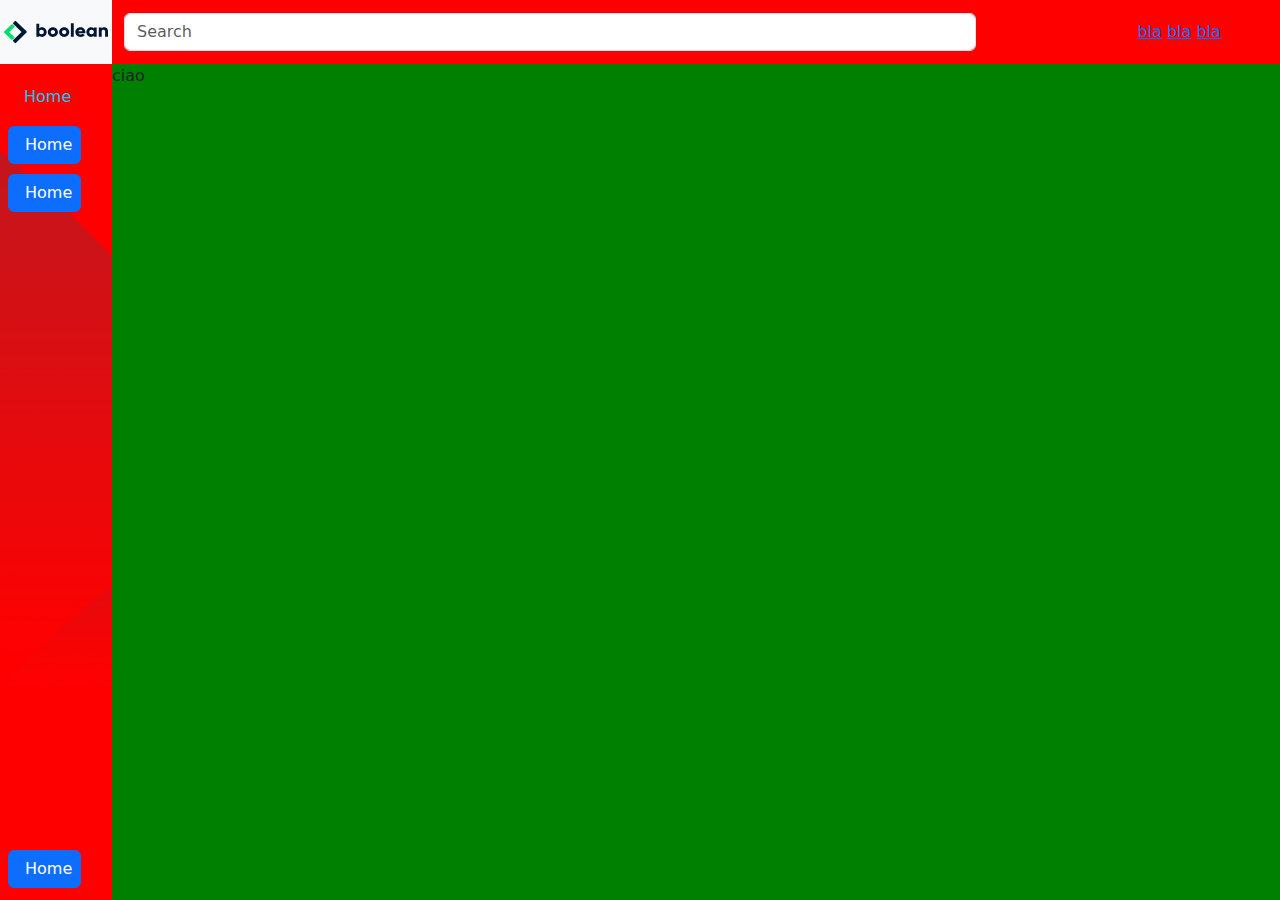
<file: index.html>
<!DOCTYPE html>
<html lang="en">

<head>
    <meta charset="UTF-8">
    <meta name="viewport" content="width=device-width, initial-scale=1.0">
    <title>Document</title>
    <link rel="stylesheet" href="https://cdnjs.cloudflare.com/ajax/libs/font-awesome/6.5.1/css/all.min.css"
        integrity="sha512-DTOQO9RWCH3ppGqcWaEA1BIZOC6xxalwEsw9c2QQeAIftl+Vegovlnee1c9QX4TctnWMn13TZye+giMm8e2LwA=="
        crossorigin="anonymous" referrerpolicy="no-referrer">
    <link href="https://cdn.jsdelivr.net/npm/bootstrap@5.3.3/dist/css/bootstrap.min.css" rel="stylesheet"
        integrity="sha384-QWTKZyjpPEjISv5WaRU9OFeRpok6YctnYmDr5pNlyT2bRjXh0JMhjY6hW+ALEwIH" crossorigin="anonymous">
    <link rel="stylesheet" href="./css/personal-style.css">
    <script src="https://cdn.jsdelivr.net/npm/bootstrap@5.3.3/dist/js/bootstrap.bundle.min.js"
        integrity="sha384-YvpcrYf0tY3lHB60NNkmXc5s9fDVZLESaAA55NDzOxhy9GkcIdslK1eN7N6jIeHz"
        crossorigin="anonymous"></script>
</head>

<body class="grid">

    <!-------------- LOGO -------------->
    <div class="row align-items-center bg-light g-0" id="logo">
        <img src="./img/mobile-logo.png" alt="Logo Boolean Mobile" class="d-lg-none" id="mobile-logo">
        <img src="./img/logo.svg" alt="Logo Boolean" class="d-none d-lg-block px-1">
    </div>

    <!-------------- NAVBAR -------------->
    <nav class="container-fluid align-items-center" id="mynavbar">
        <div class="row align-items-center h-100 justify-content-between">
            <form class="col-10 col-lg-9 mx-0">
                <input class="form-control" type="search" placeholder="Search" aria-label="Search">
            </form>

            <!-------------- END-BAR -------------->
            <div class="col-1 col-lg-2 text-center">
                <a href="#" class="d-none d-lg-inline">bla</a>
                <a href="#" class="d-none d-lg-inline">bla</a>
                <a href="#" class="d-none d-lg-inline">bla</a>
                <div class="btn-group col">
                    <button type="button" class="btn bg-none dropdown-toggle p-0" data-bs-toggle="dropdown"
                        data-bs-display="static" aria-expanded="false">
                        <i class="fa-solid fa-bell text-warning"></i>
                    </button>
                    <ul class="dropdown-menu dropdown-menu-end">
                        <li><a class="dropdown-item" href="#">Menu item</a></li>
                        <li><a class="dropdown-item" href="#">Menu item</a></li>
                        <li><a class="dropdown-item" href="#">Menu item</a></li>
                    </ul>
                </div>
            </div>

        </div>
    </nav>

    <!-------------- HOMEBAR -------------->

    <div class="d-flex flex-column justify-content-between h-100 p-2 lh-lg h4
    " id="myhomebar">
        <div>
            <a class="btn btn-outline-info px-2 bg-transparent border-0" href="#" role="button">
                <i class="fa-solid fa-house"></i>
                <span class="d-none d-lg-inline ps-2 h6">Home</span>
            </a>
            <a class="btn btn-primary px-2" href="#" role="button">
                <i class="fa-solid fa-house"></i>
                <span class="d-none d-lg-inline ps-2 h6">Home</span>
            </a>
            <a class="btn btn-primary px-2" href="#" role="button">
                <i class="fa-solid fa-house"></i>
                <span class="d-none d-lg-inline ps-2 h6">Home</span>
            </a>
        </div>
        <div>
            <a class="btn btn-primary px-2" href="#" role="button">
                <i class="fa-solid fa-house"></i>
                <span class="d-none d-lg-inline ps-2 h6">Home</span>
            </a>
        </div>
    </div>

    <!-- <div class="list-group list-group-flush border-bottom scrollarea">
            <a href="#" class="list-group-item list-group-item-action py-3 lh-sm">
                <div class="d-flex w-100 align-items-center justify-content-between">
                    <strong class="mb-1">List group item heading</strong>
                    <small class="text-body-secondary">Tues</small>
                </div>
                <div class="col-10 mb-1 small">Some placeholder content in a paragraph below the heading and date.</div>
            </a>
        </div> -->





    <!-------------- MAIN -------------->
    <div class="" id="mymain">
        ciao
    </div>


</body>

</html>
</file>
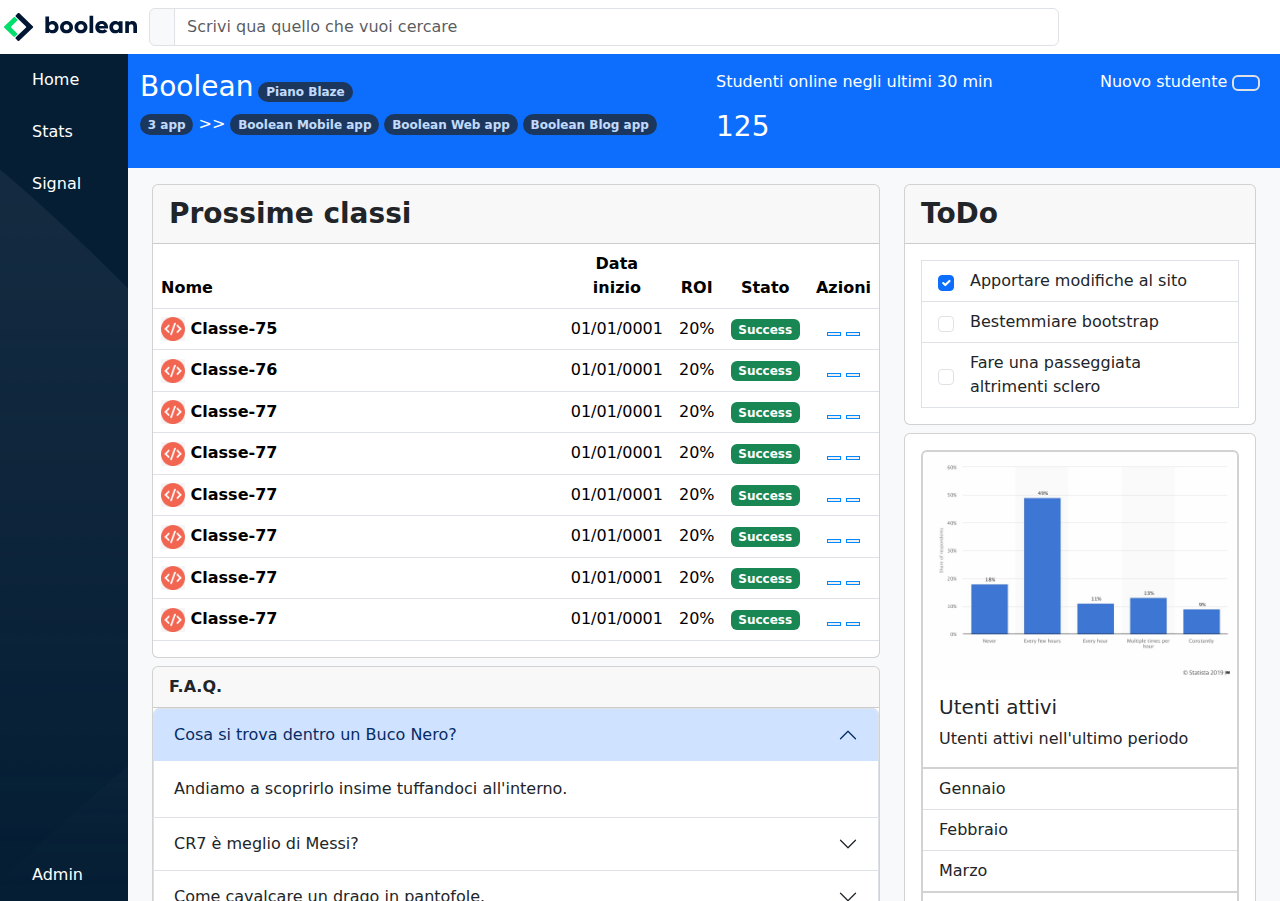
<file: index-2.html>
<!DOCTYPE html>
<html lang="en">

<head>
    <meta charset="UTF-8">
    <meta name="viewport" content="width=device-width, initial-scale=1.0">
    <title>Document</title>
    <link rel="stylesheet" href="https://cdnjs.cloudflare.com/ajax/libs/font-awesome/6.5.1/css/all.min.css"
        integrity="sha512-DTOQO9RWCH3ppGqcWaEA1BIZOC6xxalwEsw9c2QQeAIftl+Vegovlnee1c9QX4TctnWMn13TZye+giMm8e2LwA=="
        crossorigin="anonymous" referrerpolicy="no-referrer">
    <link href="https://cdn.jsdelivr.net/npm/bootstrap@5.3.3/dist/css/bootstrap.min.css" rel="stylesheet"
        integrity="sha384-QWTKZyjpPEjISv5WaRU9OFeRpok6YctnYmDr5pNlyT2bRjXh0JMhjY6hW+ALEwIH" crossorigin="anonymous">
    <link rel="stylesheet" href="./css/my-style-2.css">
    <script src="https://cdn.jsdelivr.net/npm/bootstrap@5.3.3/dist/js/bootstrap.bundle.min.js"
        integrity="sha384-YvpcrYf0tY3lHB60NNkmXc5s9fDVZLESaAA55NDzOxhy9GkcIdslK1eN7N6jIeHz"
        crossorigin="anonymous"></script>
</head>
<!-- bg-light -->

<body>
    <!-------------- NAVBAR -------------->
    <div class="container-fluid px-0">
        <nav class="navbar navbar-expand-lg navbar-light " id="mynavbar">

            <img src="./img/mobile-logo.png" alt="Logo Boolean Mobile" class="d-lg-none" id="mobile-logo">
            <img src="./img/logo.svg" alt="Logo Boolean" class="d-none d-lg-block px-1">
            <form class="d-flex col ms-2">
                <div class="input-group">
                    <span class="input-group-text" id="basic-addon1"><i class="fa-solid fa-magnifying-glass"></i></span>
                    <input class="form-control me-2 shadow-none" type="search"
                        placeholder="Scrivi qua quello che vuoi cercare" aria-label="Search">
                </div>
            </form>
            <div class="col-1 col-lg-2 text-center">
                <a href="#" class="d-none d-lg-inline link-secondary mx-2 link-underline-opacity-0">
                    <i class="fa-solid fa-list"></i>
                </a>
                <a href="#" class="d-none d-lg-inline link-secondary mx-2 link-underline-opacity-0">
                    <i class="fa-solid fa-question"></i>
                </a>
                <a href="#" class="d-none d-lg-inline link-secondary mx-2 link-underline-opacity-0">
                    <i class="fa-solid fa-ellipsis-vertical"></i>
                </a>
                <div class="btn-group col">
                    <button type="button" class="btn bg-none p-0" data-bs-toggle="dropdown" data-bs-display="static"
                        aria-expanded="false">
                        <i class="fa-solid fa-bell text-warning"></i>
                    </button>
                    <ul class="dropdown-menu dropdown-menu-end">
                        <li>
                            <a class="dropdown-item" href="#">bo</a>
                        </li>
                        <li>
                            <a class="dropdown-item" href="#">bo2</a>
                        </li>
                        <li>
                            <a class="dropdown-item" href="#">bo3</a>
                        </li>
                    </ul>
                </div>
            </div>
        </nav>
    </div>

    <!-------------- MAIN -------------->
    <div class="container-fluid">
        <div class="row p-0" id="mymain">

            <!-------------- HOMEBAR -------------->
            <div class="d-flex flex-column justify-content-between h100 col-1" id="myhomebar">
                <div>
                    <a class="btn text-white border-0 my-2 mybtn" href="#" role="button">
                        <i class="fa-solid fa-house"></i>
                        <span class="d-none d-lg-inline ps-2 h6">Home</span>
                    </a>
                    <a class="btn text-white border-0 my-2 mybtn" href="#" role="button">
                        <i class="fa-solid fa-chart-simple"></i>
                        <span class="d-none d-lg-inline ps-2 h6">Stats</span>
                    </a>
                    <a class="btn text-white border-0 my-2 mybtn" href="#" role="button">
                        <i class="fa-solid fa-signal"></i>
                        <span class="d-none d-lg-inline ps-2 h6">Signal</span>
                    </a>
                </div>
                <div>
                    <a class="btn text-white border-0 my-2 mybtn" href="#" role="button">
                        <i class="fa-solid fa-gear"></i>
                        <span class="d-none d-lg-inline ps-2 h6">Admin</span>
                    </a>
                </div>
            </div>


            <!-------------- INFO -------------->
            <div class="row h-100 ms-0 px-0 overflow-scroll" id="info-pag">
                <div class="row justify-content-between w-100 py-1 py-md-3 px-0 ms-0 text-white bg-primary"
                    id="mycolorstudent">
                    <div class="col-12 col-md-2 order-md-1 py-2 py-md-0">
                        <span class="mb-0">Nuovo studente</span>
                        
                        <!-------------- OFFCANVAS -------------->
                        <button class="btn btn-primary border border-2" type="button" data-bs-toggle="offcanvas"
                            data-bs-target="#offcanvasRight" aria-controls="offcanvasRight">
                            <i class="fa-solid fa-plus"></i>
                        </button>
                        <div class="offcanvas offcanvas-size-lg offcanvas-end" tabindex="-1" id="offcanvasRight"
                            aria-labelledby="offcanvasRightLabel">
                            <div class="offcanvas-header">
                                <h5 class="offcanvas-title" id="offcanvasRightLabel">Inserisci un nuovo studente</h5>
                                <button type="button" class="btn-close" data-bs-dismiss="offcanvas"
                                    aria-label="Close"></button>
                            </div>
                            <div class="offcanvas-body">
                                <div class="row">
                                    <div class="col-12 col-md-6">
                                        <p class="mb-2">Nome</p>
                                    <input type="text" class="form-control shadow-none" placeholder="Pippo">
                                    </div>
                                    <div class="col-12 col-md-6">
                                        <p class="mb-2">Cognome</p>
                                    <input type="text" class="form-control shadow-none" placeholder="Rossi">
                                    </div>
                                    <div class="col-12 col-md-6 mt-4">
                                        <p class="mb-2">email</p>
                                        <div class="input-group">
                                            <span class="input-group-text" id="basic-addon1">@</span>
                                            <input class="form-control me-2 shadow-none" type="search"
                                                placeholder="xxx@gmail.com" aria-label="Search">
                                        </div>
                                    </div>
                                    <div class="col-12 col-md-6 mt-4">
                                        <p class="mb-2">Password</p>
                                        <div class="input-group">
                                            <input class="form-control me-2 shadow-none" type="password"
                                                placeholder="" aria-label="Search">
                                        </div>
                                    </div>
                                    <div class="col-12 mt-4">
                                        <p class="mb-2">Indirizzo</p>
                                        <div class="input-group">
                                            <input class="form-control me-2 shadow-none" type="text"
                                                placeholder="" aria-label="Search">
                                        </div>
                                    </div>
                                    <div class="col-12 col-md-5 mt-4">
                                        <p class="mb-2">Città</p>
                                        <div class="input-group">
                                            <input class="form-control me-2 shadow-none" type="text"
                                                placeholder="" aria-label="Search">
                                        </div>
                                    </div>
                                    <div class="col-6 col-md-4 mt-4">
                                        <div class="select-wrapper">
                                            <label for="defaultSelect" class="mb-2">Stato</label>
                                            <select id="defaultSelect" class="form-control shadow-none">
                                              <option selected="" value="">Scegli un'opzione</option>
                                              <option value="Value 1">Namek</option>
                                              <option value="Value 2">Upsidedown</option>
                                              <option value="Value 3">Casa tua</option>
                                              <option value="Value 4">nel pc</option>
                                              <option value="Value 5">bo</option>
                                            </select>
                                          </div>
                                    </div>
                                    <div class="col-6 col-md-3 mt-4">
                                        <p class="mb-2">CAP</p>
                                        <div class="input-group">
                                            <input class="form-control me-2 shadow-none" type="number"
                                                placeholder="" maxlength="5" aria-label="Search">
                                        </div>
                                    </div>
                                    <div class="col-12 mb-3 mt-4">
                                        <label for="formFileMultiple" class="form-label">Foto</label>
                                        <input class="form-control shadow-none" type="file" id="formFileMultiple" multiple>
                                    </div>
                                    <div class="form-check mt-4">
                                        <input class="form-check-input shadow-none ms-0 me-2" type="checkbox" value="" id="flexCheckChecked" checked>
                                        <label class="form-check-label" for="flexCheckChecked">
                                          Spunta per continuare
                                        </label>
                                    </div>
                                    <div class="col-12 mt-4">
                                        <button type="button" class="btn btn-primary">Salva</button>
                                        <button type="button" class="btn btn-warning">Svuota</button>
                                    </div>
                                    
                                    
                                </div>
                            </div>
                        </div>
                    </div>
                    <div class="col-12 col-md-6 py-2 py-md-0">
                        <div class="mb-2">
                            <h3 class="d-inline">Boolean</h3>
                            <span class="badge rounded-pill bg-dark opacity-75">Piano Blaze</span>
                        </div>
                        <div>
                            <span class="badge rounded-pill bg-primary h-6 bg-dark opacity-75">3 app</span>
                            <span>>></span>
                            <span class="badge rounded-pill bg-primary d-md-none bg-dark opacity-75">
                                <i class="fa-solid fa-plus"></i>
                            </span>
                            <span
                                class="badge rounded-pill bg-primary d-none d-md-inline-block bg-dark opacity-75">Boolean
                                Mobile
                                app</span>
                            <span
                                class="badge rounded-pill bg-primary d-none d-md-inline-block bg-dark opacity-75">Boolean
                                Web app</span>
                            <span
                                class="badge rounded-pill bg-primary d-none d-md-inline-block bg-dark opacity-75">Boolean
                                Blog app</span>
                        </div>
                    </div>
                    <div class="col-12 col-md-4 py-2 py-md-0">
                        <p>Studenti online negli ultimi 30 min</p>
                        <h3>125</h3>
                    </div>
                </div>

                <!-------------- DATA -------------->
                <div class="row ms-0 py-2" id="mydata">
                    <div class="col-12 col-md-8">
                        <div class="card my-2">
                            <div class="card-header fs-3">
                                <strong>Prossime classi</strong>
                            </div>
                            <table class="table">
                                <thead>
                                    <tr>
                                        <th scope="col" class="col-7">Nome</th>
                                        <th scope="col" class="col text-center">Data inizio</th>
                                        <th scope="col" class="col d-none d-md-table-cell text-center">ROI</th>
                                        <th scope="col" class="col d-none d-md-table-cell  text-center">Stato</th>
                                        <th scope="col" class="col text-center">Azioni</th>
                                    </tr>
                                </thead>
                                <tbody>
                                    <tr>
                                        <th>
                                            <img src="./img/class-avatar1.jpg" alt="" id="logo-table">
                                            Classe-75
                                        </th>
                                        <td class="text-center d-none d-md-table-cell">01/01/0001</td>
                                        <td class="text-center d-none d-md-table-cell">20%</td>
                                        <td class="text-center"><span class="badge bg-success">Success</span></td>
                                        <td class="text-center">
                                            <button class="mybtnicon">
                                                <i class="fa-solid fa-pen fa-2xs"></i>
                                            </button>
                                            <button class="mybtnicon">
                                                <i class="fa-solid fa-trash fa-2xs"></i>
                                            </button>
                                        </td>
                                    </tr>
                                    <tr>
                                        <th>
                                            <img src="./img/class-avatar1.jpg" alt="" id="logo-table">
                                            Classe-76
                                        </th>
                                        <td class="text-center d-none d-md-table-cell">01/01/0001</td>
                                        <td class="text-center d-none d-md-table-cell">20%</td>
                                        <td class="text-center"><span class="badge bg-success">Success</span></td>
                                        <td class="text-center">
                                            <button class="mybtnicon">
                                                <i class="fa-solid fa-pen fa-2xs"></i>
                                            </button>
                                            <button class="mybtnicon">
                                                <i class="fa-solid fa-trash fa-2xs"></i>
                                            </button>
                                        </td>
                                    </tr>
                                    <tr>
                                        <th>
                                            <img src="./img/class-avatar1.jpg" alt="" id="logo-table">
                                            Classe-77
                                        </th>
                                        <td class="text-center d-none d-md-table-cell">01/01/0001</td>
                                        <td class="text-center d-none d-md-table-cell">20%</td>
                                        <td class="text-center"><span class="badge bg-success">Success</span></td>
                                        <td class="text-center">
                                            <button class="mybtnicon">
                                                <i class="fa-solid fa-pen fa-2xs"></i>
                                            </button>
                                            <button class="mybtnicon">
                                                <i class="fa-solid fa-trash fa-2xs"></i>
                                            </button>
                                        </td>
                                    </tr>
                                    <tr>
                                        <th>
                                            <img src="./img/class-avatar1.jpg" alt="" id="logo-table">
                                            Classe-77
                                        </th>
                                        <td class="text-center d-none d-md-table-cell">01/01/0001</td>
                                        <td class="text-center d-none d-md-table-cell">20%</td>
                                        <td class="text-center"><span class="badge bg-success">Success</span></td>
                                        <td class="text-center">
                                            <button class="mybtnicon">
                                                <i class="fa-solid fa-pen fa-2xs"></i>
                                            </button>
                                            <button class="mybtnicon">
                                                <i class="fa-solid fa-trash fa-2xs"></i>
                                            </button>
                                        </td>
                                    </tr>
                                    <tr>
                                        <th>
                                            <img src="./img/class-avatar1.jpg" alt="" id="logo-table">
                                            Classe-77
                                        </th>
                                        <td class="text-center d-none d-md-table-cell">01/01/0001</td>
                                        <td class="text-center d-none d-md-table-cell">20%</td>
                                        <td class="text-center"><span class="badge bg-success">Success</span></td>
                                        <td class="text-center">
                                            <button class="mybtnicon">
                                                <i class="fa-solid fa-pen fa-2xs"></i>
                                            </button>
                                            <button class="mybtnicon">
                                                <i class="fa-solid fa-trash fa-2xs"></i>
                                            </button>
                                        </td>
                                    </tr>
                                    <tr>
                                        <th>
                                            <img src="./img/class-avatar1.jpg" alt="" id="logo-table">
                                            Classe-77
                                        </th>
                                        <td class="text-center d-none d-md-table-cell">01/01/0001</td>
                                        <td class="text-center d-none d-md-table-cell">20%</td>
                                        <td class="text-center"><span class="badge bg-success">Success</span></td>
                                        <td class="text-center">
                                            <button class="mybtnicon">
                                                <i class="fa-solid fa-pen fa-2xs"></i>
                                            </button>
                                            <button class="mybtnicon">
                                                <i class="fa-solid fa-trash fa-2xs"></i>
                                            </button>
                                        </td>
                                    </tr>
                                    <tr>
                                        <th>
                                            <img src="./img/class-avatar1.jpg" alt="" id="logo-table">
                                            Classe-77
                                        </th>
                                        <td class="text-center d-none d-md-table-cell">01/01/0001</td>
                                        <td class="text-center d-none d-md-table-cell">20%</td>
                                        <td class="text-center"><span class="badge bg-success">Success</span></td>
                                        <td class="text-center">
                                            <button class="mybtnicon">
                                                <i class="fa-solid fa-pen fa-2xs"></i>
                                            </button>
                                            <button class="mybtnicon">
                                                <i class="fa-solid fa-trash fa-2xs"></i>
                                            </button>
                                        </td>
                                    </tr>
                                    <tr>
                                        <th>
                                            <img src="./img/class-avatar1.jpg" alt="" id="logo-table">
                                            Classe-77
                                        </th>
                                        <td class="text-center d-none d-md-table-cell">01/01/0001</td>
                                        <td class="text-center d-none d-md-table-cell">20%</td>
                                        <td class="text-center"><span class="badge bg-success">Success</span></td>
                                        <td class="text-center">
                                            <button class="mybtnicon">
                                                <i class="fa-solid fa-pen fa-2xs"></i>
                                            </button>
                                            <button class="mybtnicon">
                                                <i class="fa-solid fa-trash fa-2xs"></i>
                                            </button>
                                        </td>
                                    </tr>
                                </tbody>
                            </table>
                        </div>
                        <div class="card my-2">
                            <div class="card-header">
                                <strong>F.A.Q.</strong>
                            </div>
                            <div class="accordion" id="accordionPanelsStayOpenExample">
                                <div class="accordion-item">
                                    <h2 class="accordion-header" id="panelsStayOpen-headingOne">
                                        <button class="accordion-button shadow-none" type="button" data-bs-toggle="collapse"
                                            data-bs-target="#panelsStayOpen-collapseOne" aria-expanded="true"
                                            aria-controls="panelsStayOpen-collapseOne">
                                            Cosa si trova dentro un Buco Nero?
                                        </button>
                                    </h2>
                                    <div id="panelsStayOpen-collapseOne" class="accordion-collapse collapse show"
                                        aria-labelledby="panelsStayOpen-headingOne">
                                        <div class="accordion-body">
                                            <p class="mb-0">Andiamo a scoprirlo insime tuffandoci all'interno.</p>
                                        </div>
                                    </div>
                                </div>
                                <div class="accordion-item">
                                    <h2 class="accordion-header" id="panelsStayOpen-headingTwo">
                                        <button class="accordion-button collapsed shadow-none" type="button"
                                            data-bs-toggle="collapse" data-bs-target="#panelsStayOpen-collapseTwo"
                                            aria-expanded="false" aria-controls="panelsStayOpen-collapseTwo">
                                            CR7 è meglio di Messi?
                                        </button>
                                    </h2>
                                    <div id="panelsStayOpen-collapseTwo" class="accordion-collapse collapse"
                                        aria-labelledby="panelsStayOpen-headingTwo">
                                        <div class="accordion-body">
                                            <p class="mb-0">Non lo so. Io gioco a pallavolo</p>
                                        </div>
                                    </div>
                                </div>
                                <div class="accordion-item">
                                    <h2 class="accordion-header" id="panelsStayOpen-headingThree">
                                        <button class="accordion-button collapsed shadow-none" type="button"
                                            data-bs-toggle="collapse" data-bs-target="#panelsStayOpen-collapseThree"
                                            aria-expanded="false" aria-controls="panelsStayOpen-collapseThree">
                                            Come cavalcare un drago in pantofole.
                                        </button>
                                    </h2>
                                    <div id="panelsStayOpen-collapseThree" class="accordion-collapse collapse"
                                        aria-labelledby="panelsStayOpen-headingThree">
                                        <div class="accordion-body">
                                            <p class="mb-0">Controlla che droghe hai assunto.</p>
                                        </div>
                                    </div>
                                </div>
                            </div>
                        </div>
                    </div>
                    <div class="col-12 col-md-4">
                        <div class="card my-2">
                            <div class="card-header fs-3">
                                <strong>ToDo</strong>
                            </div>
                            <div class="card-body">
                                <ul class="list-group rounded-0 border-2">
                                    <li class="list-group-item d-flex align-items-center">
                                        <input class="form-check-input me-3 shadow-none" type="checkbox" value="" aria-label="..."
                                            checked />
                                        Apportare modifiche al sito
                                    </li>
                                    <li class="list-group-item d-flex align-items-center">
                                        <input class="form-check-input me-3 shadow-none" type="checkbox" value=""
                                            aria-label="..." />
                                        Bestemmiare bootstrap
                                    </li>
                                    <li class="list-group-item d-flex align-items-center">
                                        <input class="form-check-input me-3 shadow-none" type="checkbox" value=""
                                            aria-label="..." />
                                        Fare una passeggiata altrimenti sclero
                                    </li>
                            </div>
                        </div>

                        <div class="card p-3">
                            <div class="card border-2">
                                <img src="./img/stats.jpeg" class="card-img-top" alt="img Statistiche">
                                <div class="card-body">
                                    <h5 class="card-title">Utenti attivi</h5>
                                    <p class="card-text">Utenti attivi nell'ultimo periodo</p>
                                </div>
                                <ul class="list-group list-group-flush">
                                    <li class="list-group-item">Gennaio</li>
                                    <li class="list-group-item">Febbraio</li>
                                    <li class="list-group-item">Marzo</li>
                                </ul>
                                <div class="card-body">
                                    <a href="#" class="card-link">Boolean</a>
                                    <a href="#" class="card-link">PSN</a>
                                </div>
                            </div>
                        </div>

                    </div>
                </div>
            </div>
        </div>
    </div>
</body>

</html>
</file>
<file: css/personal-style.css>
.grid {
    margin: 0 auto;
    display: grid;
    grid-template-columns: 4rem calc(100% - 4rem);
    grid-template-rows: 4rem calc(100vh - 4rem);
}



#myhomebar {
    background-size: cover;
    background-image: url("../img/sidebar-bg.png");
    background-color: red;
    /* grid-row: 2;  */
}

#mymain {
    background-color: green;
    
}


/**************** NAVBAR ****************/

#mynavbar {
    background-color: red;
    /* grid-column: 2; */
}

.dropdown-toggle:after {
    content: none
}

/**************** HOMEBAR ****************/
#mobile-logo {
    height: 4rem;
    width: 4rem;
}


/**************** MAIN ****************/

@media screen and (min-width:992px) {
    .grid {
        grid-template-columns: 7rem calc(100% - 7rem);
    }
}
</file>
<file: css/my-style-2.css>
/*******************  NAVBAR  *******************/
#mobile-logo {
    height: 3rem;
    width: 3rem;
}

/*******************  MAIN  *******************/
#mymain {
    height: calc(100vh - 64px);
    background-color: rgba(248,249,250,255);
}

#myhomebar {
    width: 4rem;
    background-image: url(../img/sidebar-bg.png);
    background-color: rgba(5,30,52,255);
}

.mybtn:hover {
    background: rgba(255,255,255,0.5);
}

/*******************  INFO  *******************/
#info-pag {
    width: calc(100% - 4rem);
}

/*******************  DATA  *******************/
#logo-table {
    width: 1.5rem;
    aspect-ratio: 1;
}

.mybtnicon {
    background-color: trasparent;
    border: 1px solid rgba(0, 136, 255, 1);
}

.mybtnicon:hover {
    background-color: rgba(0, 136, 255, 0.5);
    color: white;
}

.offcanvas-size-lg {
    --bs-offcanvas-width: min(100vw, 600px);
}

/*******************  MEDIA *******************/
@media screen and (min-width:992px) {
    #mymain {
        height: calc(100vh - 53.5px);
    }

    #myhomebar {
        width: 8rem;
    }

    #info-pag{
        width: calc(100% - 8rem);
    }

}
</file>
